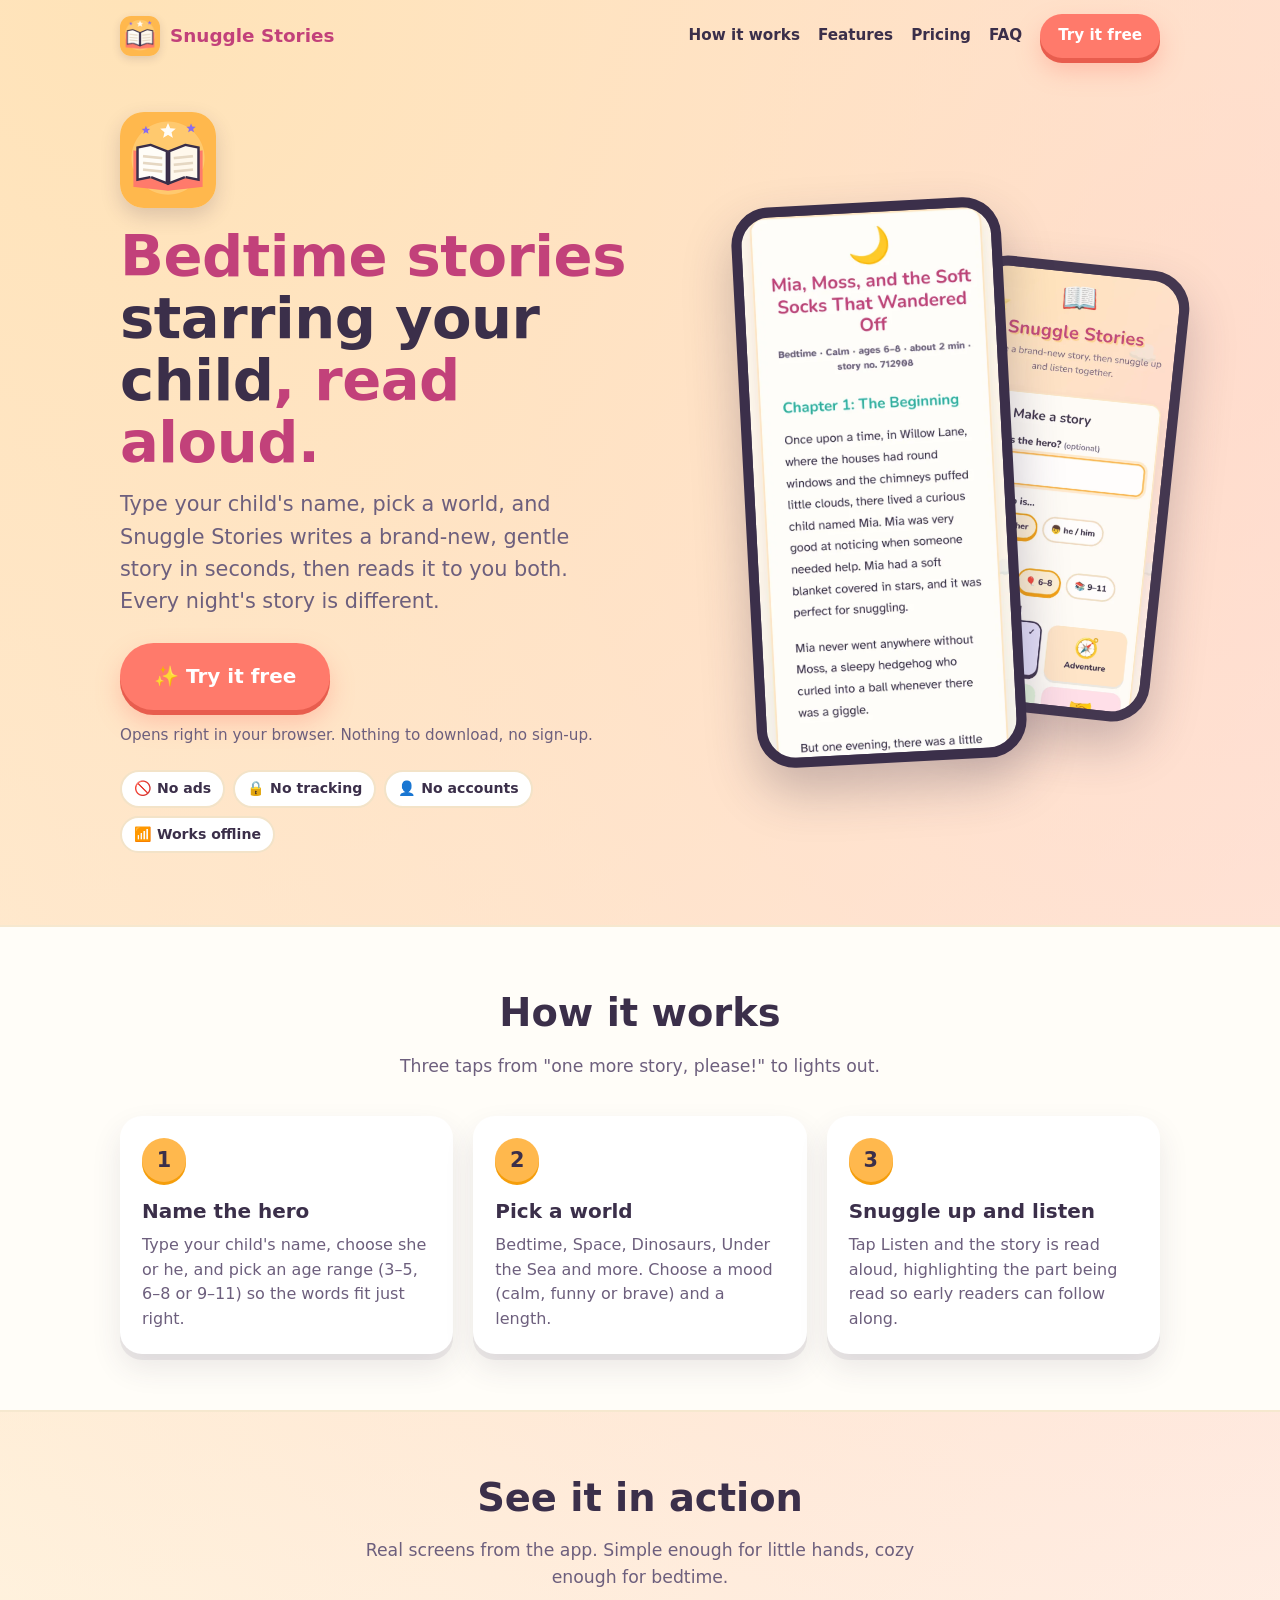
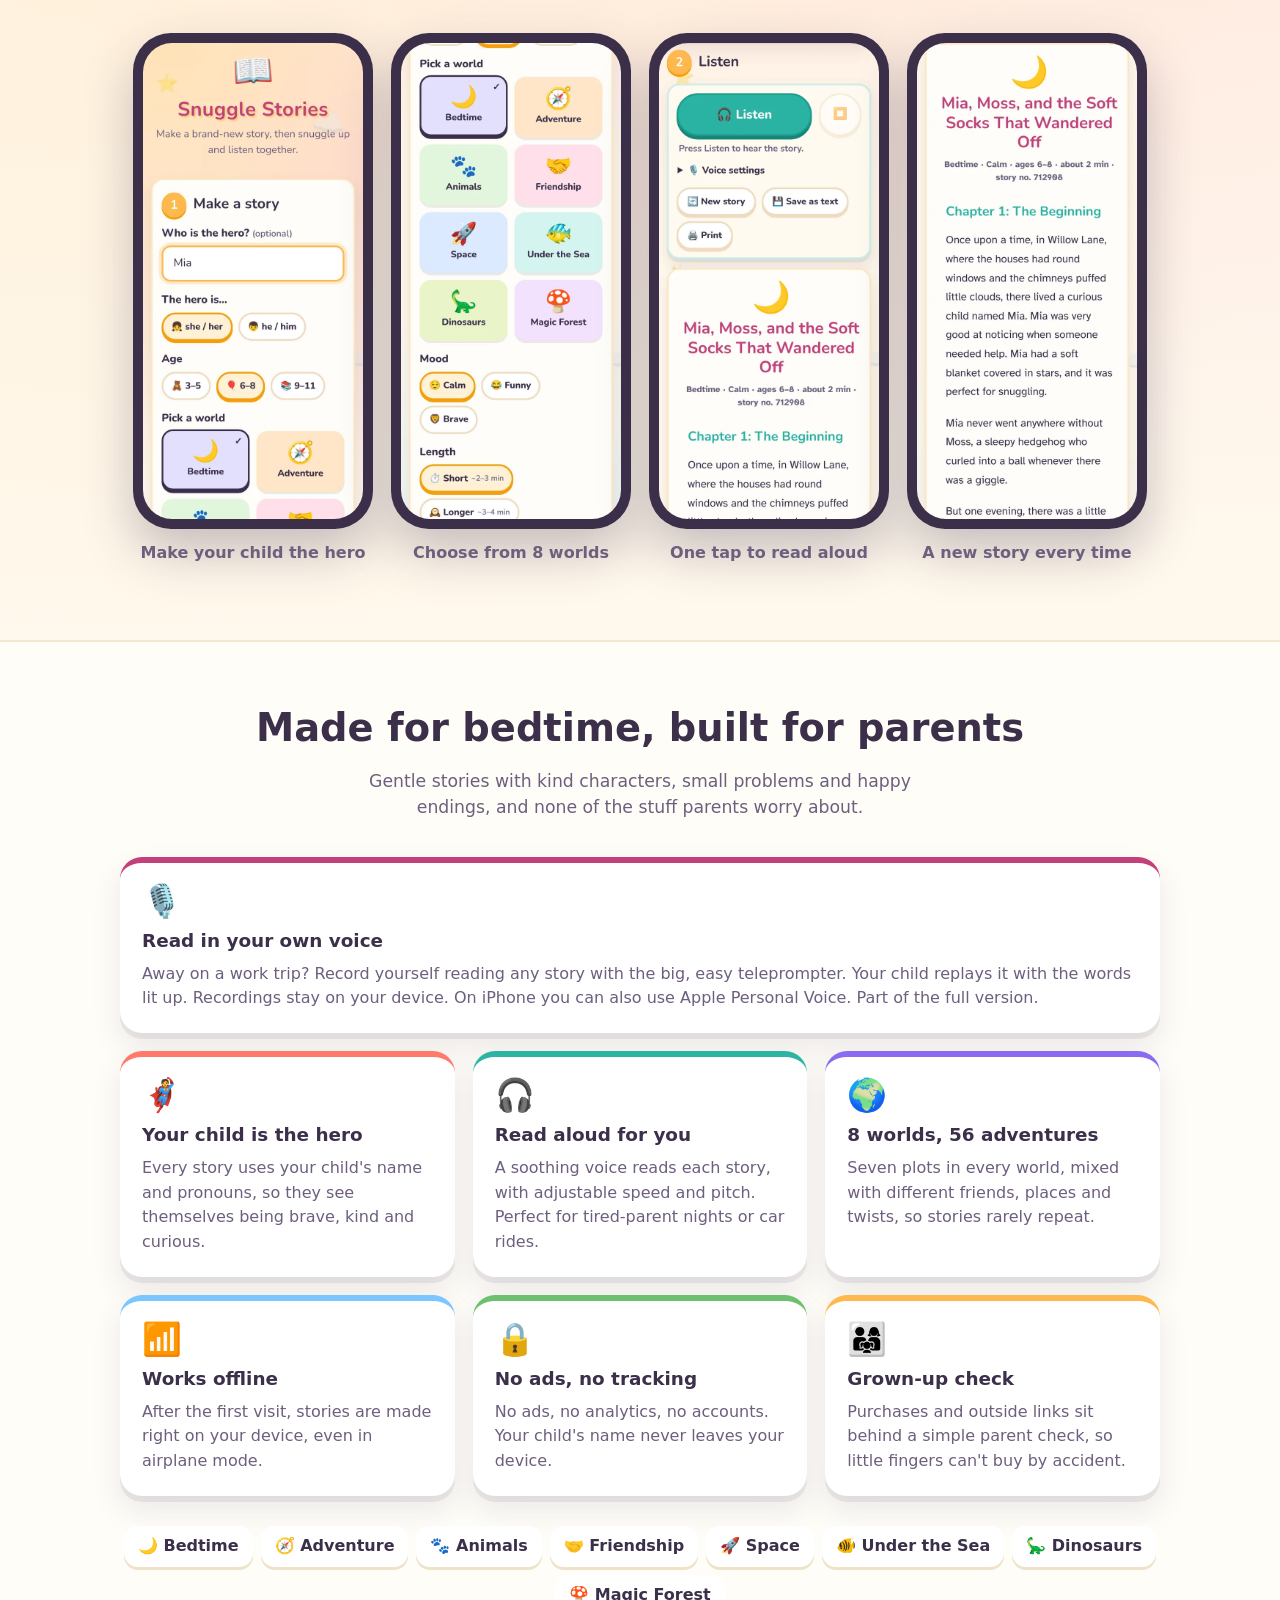
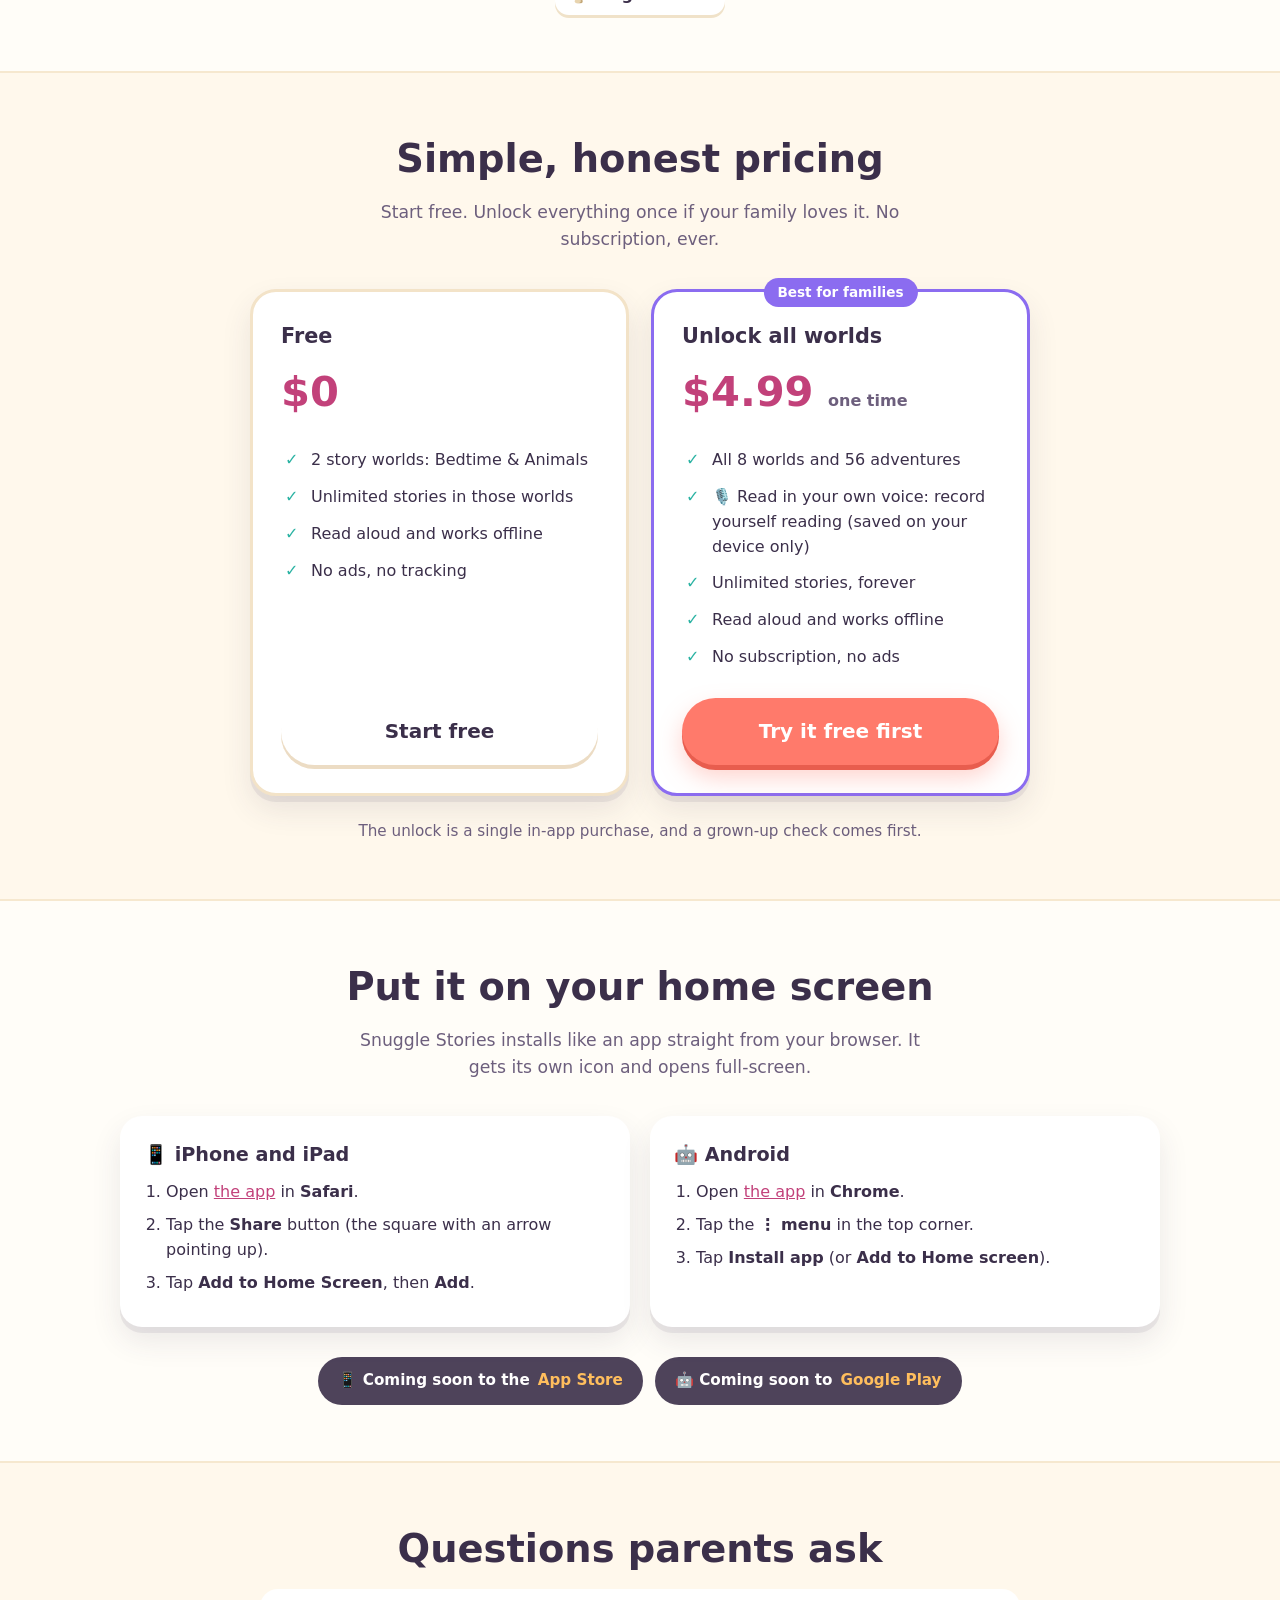
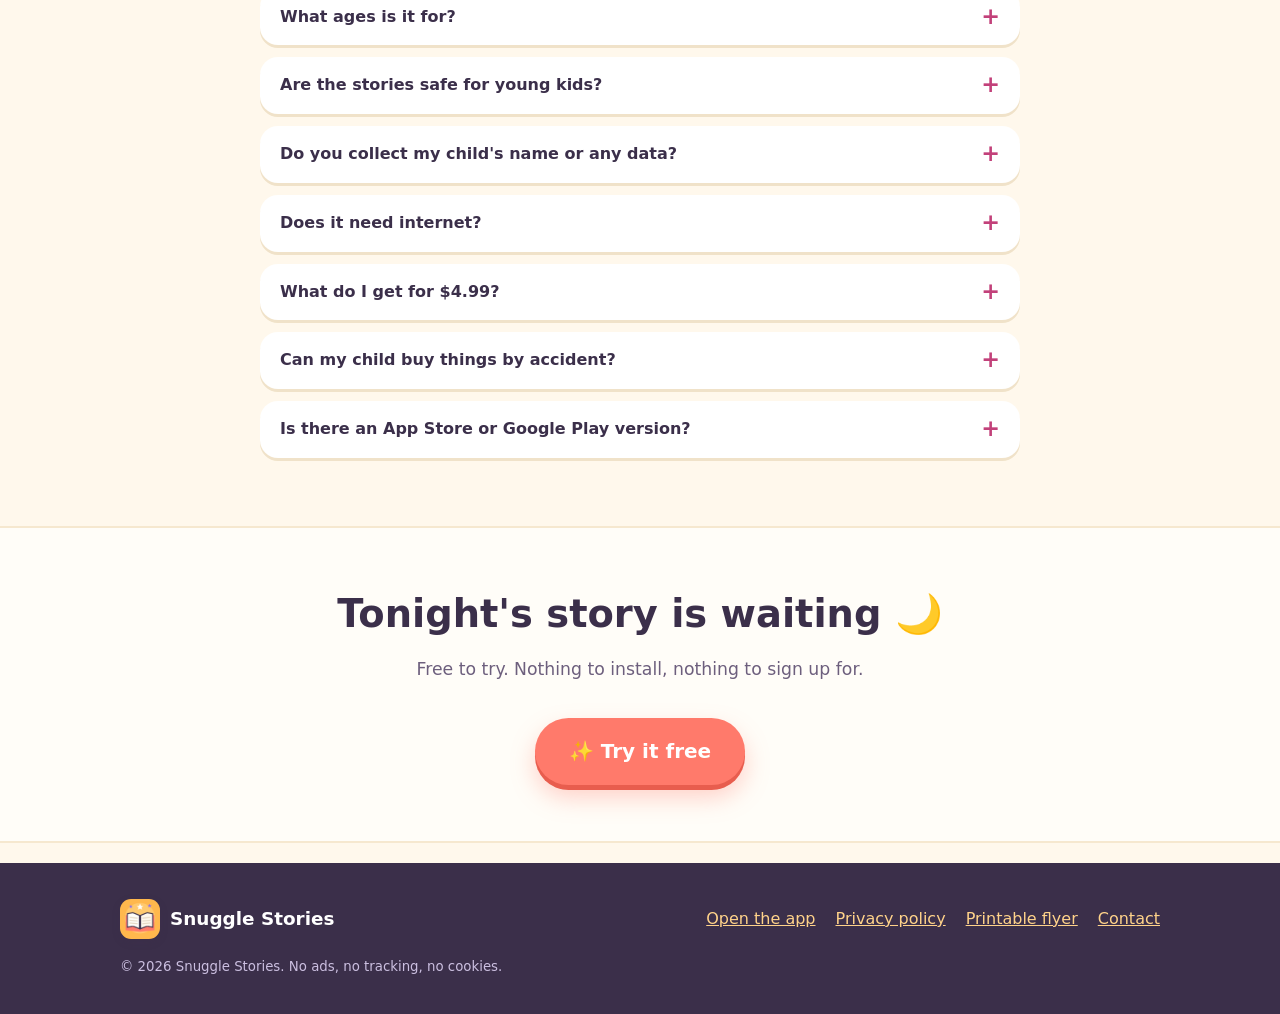
<file: index.html>
<!doctype html>
<html lang="en">
<head>
<meta charset="utf-8">
<meta name="viewport" content="width=device-width, initial-scale=1, viewport-fit=cover">
<title>Snuggle Stories – Personalized bedtime stories, read aloud</title>
<meta name="description" content="Snuggle Stories writes a brand-new, gentle story starring your child and reads it aloud. 8 story worlds, 56 adventures, works offline. No ads, no tracking, no accounts. Try it free.">
<link rel="canonical" href="https://ssgswole.github.io/">
<meta name="theme-color" content="#ffb84d">
<meta name="color-scheme" content="light">
<meta name="referrer" content="no-referrer">
<link rel="icon" href="favicon.ico" sizes="any">
<link rel="icon" type="image/png" sizes="32x32" href="favicon-32.png">
<link rel="apple-touch-icon" href="apple-touch-icon.png">
<meta property="og:type" content="website">
<meta property="og:site_name" content="Snuggle Stories">
<meta property="og:title" content="Snuggle Stories – Bedtime stories starring your child">
<meta property="og:description" content="A brand-new, gentle story with your child as the hero, read aloud. No ads, no tracking. Try it free.">
<meta property="og:url" content="https://ssgswole.github.io/">
<meta property="og:image" content="https://ssgswole.github.io/img/og-image.jpg">
<meta property="og:image:width" content="1200">
<meta property="og:image:height" content="630">
<meta property="og:image:alt" content="Snuggle Stories app icon next to a phone showing a personalized bedtime story">
<meta name="twitter:card" content="summary_large_image">
<meta name="twitter:title" content="Snuggle Stories – Bedtime stories starring your child">
<meta name="twitter:description" content="A brand-new, gentle story with your child as the hero, read aloud. No ads, no tracking. Try it free.">
<meta name="twitter:image" content="https://ssgswole.github.io/img/og-image.jpg">
<link rel="stylesheet" href="styles.css">
<script type="application/ld+json">
{"@context":"https://schema.org","@type":"SoftwareApplication","name":"Snuggle Stories","applicationCategory":"EducationalApplication","operatingSystem":"Web, iOS, Android","url":"https://ssgswole.github.io/snuggle-stories/","description":"Personalized children's stories, written fresh and read aloud. No ads, no tracking.","offers":[{"@type":"Offer","price":"0","priceCurrency":"USD","name":"Free"},{"@type":"Offer","price":"4.99","priceCurrency":"USD","name":"Unlock all worlds"}]}
</script>
</head>
<body>
<a class="skip" href="#main">Skip to content</a>
<header class="wrap nav">
  <a class="brand" href="./"><img src="img/icon-192.png" width="40" height="40" alt=""> Snuggle Stories</a>
  <nav class="nav-links" aria-label="Main">
    <a href="#how">How it works</a>
    <a href="#features">Features</a>
    <a href="#pricing">Pricing</a>
    <a href="#faq">FAQ</a>
    <a class="btn btn-primary btn-small" href="https://ssgswole.github.io/snuggle-stories/">Try it free</a>
  </nav>
</header>

<main id="main">
  <div class="wrap hero">
    <div>
      <img class="hero-icon" src="img/icon-192.png" width="96" height="96" alt="Snuggle Stories app icon">
      <h1>Bedtime stories <span class="hl">starring your child</span>, read aloud.</h1>
      <p class="lede">Type your child's name, pick a world, and Snuggle Stories writes a brand-new, gentle story in seconds, then reads it to you both. Every night's story is different.</p>
      <div class="cta-row">
        <a class="btn btn-primary btn-big" href="https://ssgswole.github.io/snuggle-stories/">✨ Try it free</a>
      </div>
      <p class="cta-note">Opens right in your browser. Nothing to download, no sign-up.</p>
      <ul class="trust" aria-label="Highlights">
        <li>🚫 No ads</li><li>🔒 No tracking</li><li>👤 No accounts</li><li>📶 Works offline</li>
      </ul>
    </div>
    <div class="hero-art" aria-hidden="true">
      <div class="phone front"><picture><source srcset="img/shot-story.webp" type="image/webp"><img src="img/shot-story.jpg" width="600" height="1299" alt="" fetchpriority="high"></picture></div>
      <div class="phone back"><picture><source srcset="img/shot-form.webp" type="image/webp"><img src="img/shot-form.jpg" width="600" height="1299" alt="" loading="lazy"></picture></div>
    </div>
  </div>

  <section id="how" class="band">
    <div class="wrap">
      <h2 class="section-title">How it works</h2>
      <p class="section-sub">Three taps from "one more story, please!" to lights out.</p>
      <ol class="steps">
        <li class="step"><span class="num">1</span><h3>Name the hero</h3><p>Type your child's name, choose she or he, and pick an age range (3–5, 6–8 or 9–11) so the words fit just right.</p></li>
        <li class="step"><span class="num">2</span><h3>Pick a world</h3><p>Bedtime, Space, Dinosaurs, Under the Sea and more. Choose a mood (calm, funny or brave) and a length.</p></li>
        <li class="step"><span class="num">3</span><h3>Snuggle up and listen</h3><p>Tap Listen and the story is read aloud, highlighting the part being read so early readers can follow along.</p></li>
      </ol>
    </div>
  </section>

  <section id="screens">
    <div class="wrap">
      <h2 class="section-title">See it in action</h2>
      <p class="section-sub">Real screens from the app. Simple enough for little hands, cozy enough for bedtime.</p>
      <div class="gallery" tabindex="0" aria-label="App screenshots">
        <figure><div class="phone"><picture><source srcset="img/shot-form.webp" type="image/webp"><img src="img/shot-form.jpg" width="600" height="1299" loading="lazy" alt="Make a story screen with the hero name Mia, she/her selected and age 6 to 8"></picture></div><figcaption>Make your child the hero</figcaption></figure>
        <figure><div class="phone"><picture><source srcset="img/shot-worlds.webp" type="image/webp"><img src="img/shot-worlds.jpg" width="600" height="1299" loading="lazy" alt="Pick a world grid: Bedtime, Adventure, Animals, Friendship, Space, Under the Sea, Dinosaurs, Magic Forest"></picture></div><figcaption>Choose from 8 worlds</figcaption></figure>
        <figure><div class="phone"><picture><source srcset="img/shot-listen.webp" type="image/webp"><img src="img/shot-listen.jpg" width="600" height="1299" loading="lazy" alt="Listen screen with a big Listen button above the story title"></picture></div><figcaption>One tap to read aloud</figcaption></figure>
        <figure><div class="phone"><picture><source srcset="img/shot-story.webp" type="image/webp"><img src="img/shot-story.jpg" width="600" height="1299" loading="lazy" alt="A story titled Mia, Moss, and the Soft Socks That Wandered Off"></picture></div><figcaption>A new story every time</figcaption></figure>
      </div>
    </div>
  </section>

  <section id="features" class="band">
    <div class="wrap">
      <h2 class="section-title">Made for bedtime, built for parents</h2>
      <p class="section-sub">Gentle stories with kind characters, small problems and happy endings, and none of the stuff parents worry about.</p>
      <div class="features">
        <div class="feature" style="--c:var(--berry);grid-column:1/-1"><div class="emoji" aria-hidden="true">🎙️</div><h3>Read in your own voice</h3><p>Away on a work trip? Record yourself reading any story with the big, easy teleprompter. Your child replays it with the words lit up. Recordings stay on your device. On iPhone you can also use Apple Personal Voice. Part of the full version.</p></div>
        <div class="feature" style="--c:var(--coral)"><div class="emoji" aria-hidden="true">🦸</div><h3>Your child is the hero</h3><p>Every story uses your child's name and pronouns, so they see themselves being brave, kind and curious.</p></div>
        <div class="feature" style="--c:var(--teal)"><div class="emoji" aria-hidden="true">🎧</div><h3>Read aloud for you</h3><p>A soothing voice reads each story, with adjustable speed and pitch. Perfect for tired-parent nights or car rides.</p></div>
        <div class="feature" style="--c:var(--grape)"><div class="emoji" aria-hidden="true">🌍</div><h3>8 worlds, 56 adventures</h3><p>Seven plots in every world, mixed with different friends, places and twists, so stories rarely repeat.</p></div>
        <div class="feature" style="--c:var(--sky)"><div class="emoji" aria-hidden="true">📶</div><h3>Works offline</h3><p>After the first visit, stories are made right on your device, even in airplane mode.</p></div>
        <div class="feature" style="--c:var(--leaf)"><div class="emoji" aria-hidden="true">🔒</div><h3>No ads, no tracking</h3><p>No ads, no analytics, no accounts. Your child's name never leaves your device.</p></div>
        <div class="feature" style="--c:var(--sun)"><div class="emoji" aria-hidden="true">👨‍👩‍👧</div><h3>Grown-up check</h3><p>Purchases and outside links sit behind a simple parent check, so little fingers can't buy by accident.</p></div>
      </div>
      <ul class="worlds" aria-label="Story worlds">
        <li>🌙 Bedtime</li><li>🧭 Adventure</li><li>🐾 Animals</li><li>🤝 Friendship</li><li>🚀 Space</li><li>🐠 Under the Sea</li><li>🦕 Dinosaurs</li><li>🍄 Magic Forest</li>
      </ul>
    </div>
  </section>

  <section id="pricing">
    <div class="wrap">
      <h2 class="section-title">Simple, honest pricing</h2>
      <p class="section-sub">Start free. Unlock everything once if your family loves it. No subscription, ever.</p>
      <div class="pricing">
        <div class="plan">
          <h3>Free</h3>
          <div class="price">$0</div>
          <ul>
            <li>2 story worlds: Bedtime &amp; Animals</li>
            <li>Unlimited stories in those worlds</li>
            <li>Read aloud and works offline</li>
            <li>No ads, no tracking</li>
          </ul>
          <a class="btn btn-soft btn-big" href="https://ssgswole.github.io/snuggle-stories/">Start free</a>
        </div>
        <div class="plan best">
          <span class="tag">Best for families</span>
          <h3>Unlock all worlds</h3>
          <div class="price">$4.99 <small>one time</small></div>
          <ul>
            <li>All 8 worlds and 56 adventures</li>
            <li>🎙️ Read in your own voice: record yourself reading (saved on your device only)</li>
            <li>Unlimited stories, forever</li>
            <li>Read aloud and works offline</li>
            <li>No subscription, no ads</li>
          </ul>
          <a class="btn btn-primary btn-big" href="https://ssgswole.github.io/snuggle-stories/">Try it free first</a>
        </div>
      </div>
      <p class="fine">The unlock is a single in-app purchase, and a grown-up check comes first.</p>
    </div>
  </section>

  <section id="install" class="band">
    <div class="wrap">
      <h2 class="section-title">Put it on your home screen</h2>
      <p class="section-sub">Snuggle Stories installs like an app straight from your browser. It gets its own icon and opens full-screen.</p>
      <div class="install">
        <div class="install-card">
          <h3>📱 iPhone and iPad</h3>
          <ol>
            <li>Open <a href="https://ssgswole.github.io/snuggle-stories/">the app</a> in <strong>Safari</strong>.</li>
            <li>Tap the <strong>Share</strong> button (the square with an arrow pointing up).</li>
            <li>Tap <strong>Add to Home Screen</strong>, then <strong>Add</strong>.</li>
          </ol>
        </div>
        <div class="install-card">
          <h3>🤖 Android</h3>
          <ol>
            <li>Open <a href="https://ssgswole.github.io/snuggle-stories/">the app</a> in <strong>Chrome</strong>.</li>
            <li>Tap the <strong>⋮ menu</strong> in the top corner.</li>
            <li>Tap <strong>Install app</strong> (or <strong>Add to Home screen</strong>).</li>
          </ol>
        </div>
      </div>
      <div class="stores" aria-label="App store availability">
        <span class="store-pill">📱 Coming soon to the <b>App Store</b></span>
        <span class="store-pill">🤖 Coming soon to <b>Google Play</b></span>
      </div>
    </div>
  </section>

  <section id="faq">
    <div class="wrap">
      <h2 class="section-title">Questions parents ask</h2>
      <div class="faq">
        <details><summary>What ages is it for?</summary><p>Ages 3 to 11. Pick 3–5, 6–8 or 9–11 and the words and story length adjust to fit.</p></details>
        <details><summary>Are the stories safe for young kids?</summary><p>Yes. Every story is built from hand-written, gentle plots: kind friends, small problems, and calm, happy endings. Nothing is pulled from the internet and there are no chat features.</p></details>
        <details><summary>Do you collect my child's name or any data?</summary><p>No. Stories are created right on your device. We don't collect, store or send names, stories, voice recordings or usage data, and there are no ads, analytics or accounts. If you record yourself reading, the recording stays on your device. See our <a href="privacy.html">privacy policy</a>.</p></details>
        <details><summary>Does it need internet?</summary><p>Only the very first time you open it. After that, stories work offline. The read-aloud voice comes from your phone or computer, so voices vary a little between devices.</p></details>
        <details><summary>What do I get for $4.99?</summary><p>All 8 worlds and all 56 adventures, longer stories, and "Read in your own voice" (record yourself reading, plus Apple Personal Voice on iPhone), unlocked once, with no subscription. The free version keeps Bedtime and Animals with unlimited stories.</p></details>
        <details><summary>Can my child buy things by accident?</summary><p>No. A grown-up check appears before any purchase or outside link.</p></details>
        <details><summary>Is there an App Store or Google Play version?</summary><p>They're coming soon. Until then, you can add the web app to your home screen (see the steps above) and it works just like an app.</p></details>
      </div>
    </div>
  </section>

  <section class="final band">
    <div class="wrap">
      <h2>Tonight's story is waiting 🌙</h2>
      <p class="section-sub">Free to try. Nothing to install, nothing to sign up for.</p>
      <a class="btn btn-primary btn-big" href="https://ssgswole.github.io/snuggle-stories/">✨ Try it free</a>
    </div>
  </section>
</main>

<footer>
  <div class="wrap foot">
    <a class="brand" href="./" style="color:#fff"><img src="img/icon-192.png" width="40" height="40" alt=""> Snuggle Stories</a>
    <nav aria-label="Footer">
      <a href="https://ssgswole.github.io/snuggle-stories/">Open the app</a>
      <a href="privacy.html">Privacy policy</a>
      <a href="flyer.pdf">Printable flyer</a>
      <a href="privacy.html#contact">Contact</a>
    </nav>
    <small>© 2026 Snuggle Stories. No ads, no tracking, no cookies.</small>
  </div>
</footer>
</body>
</html>
</file>
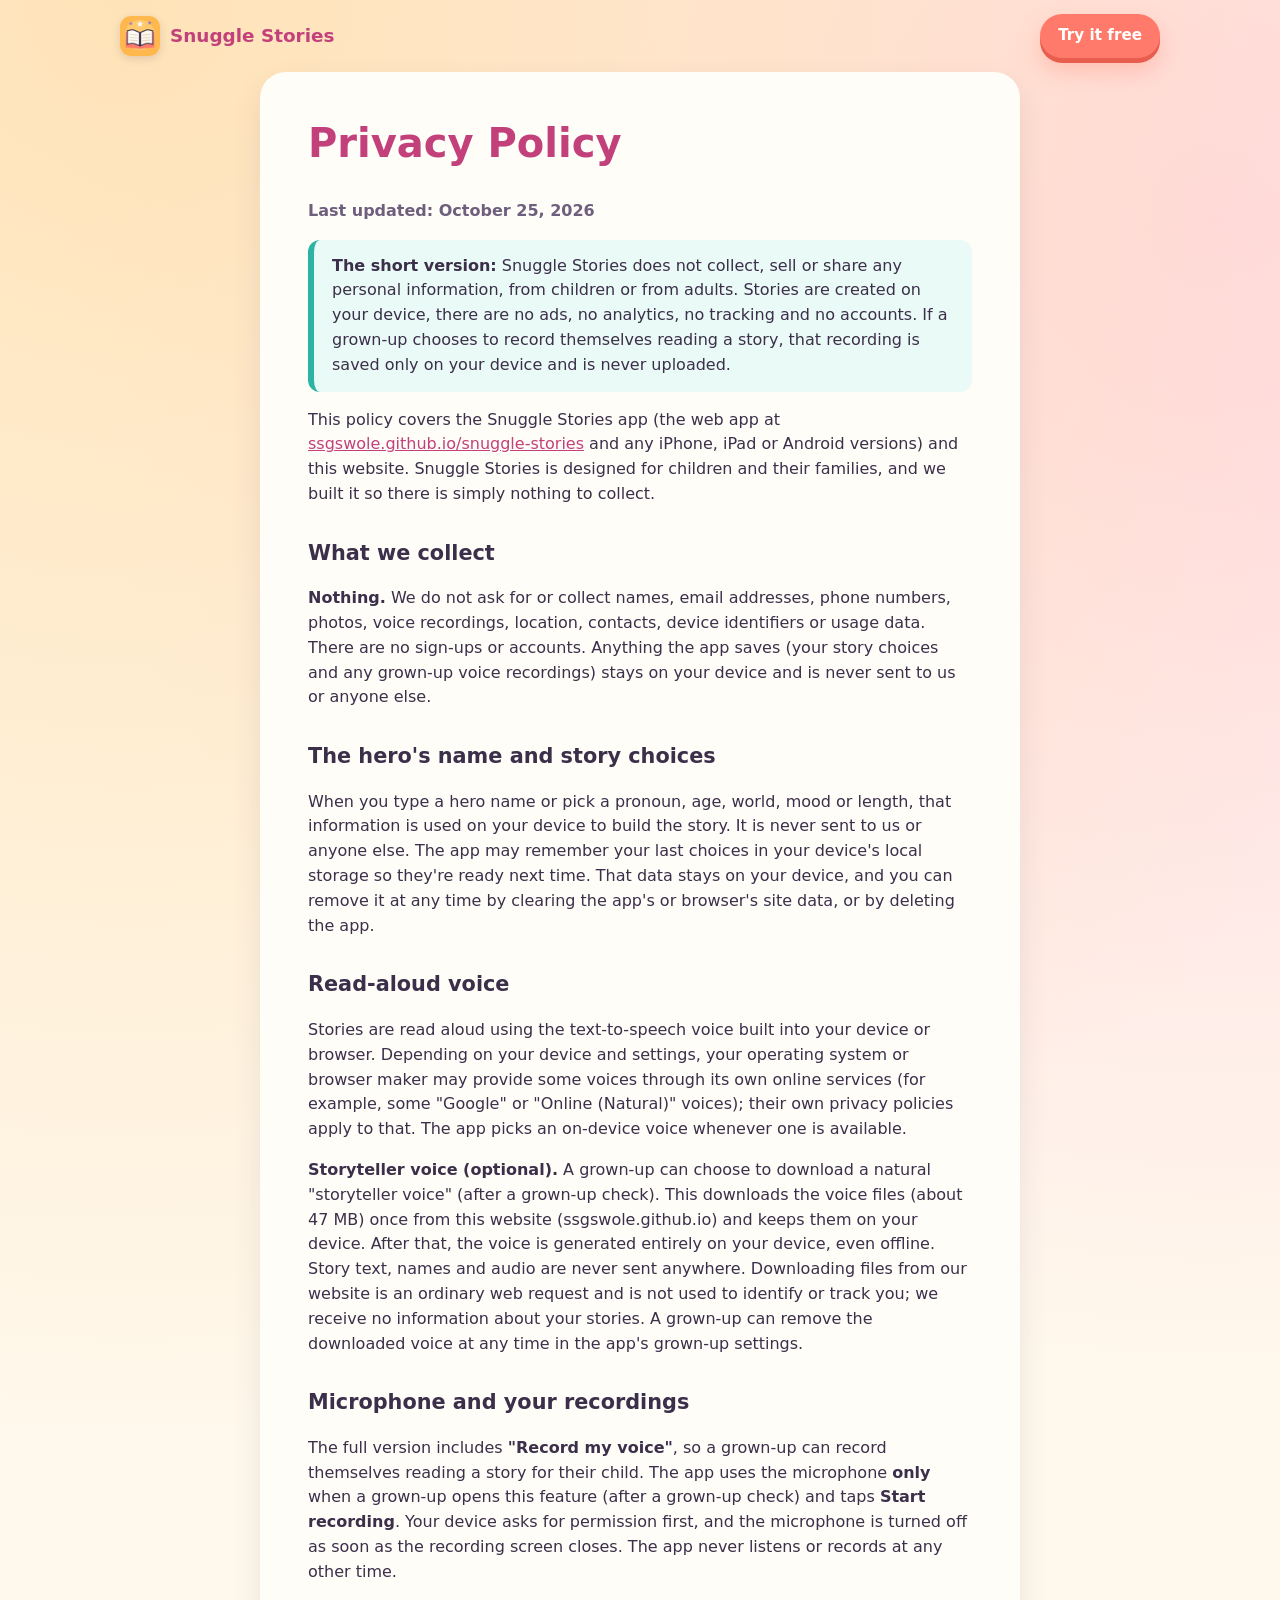
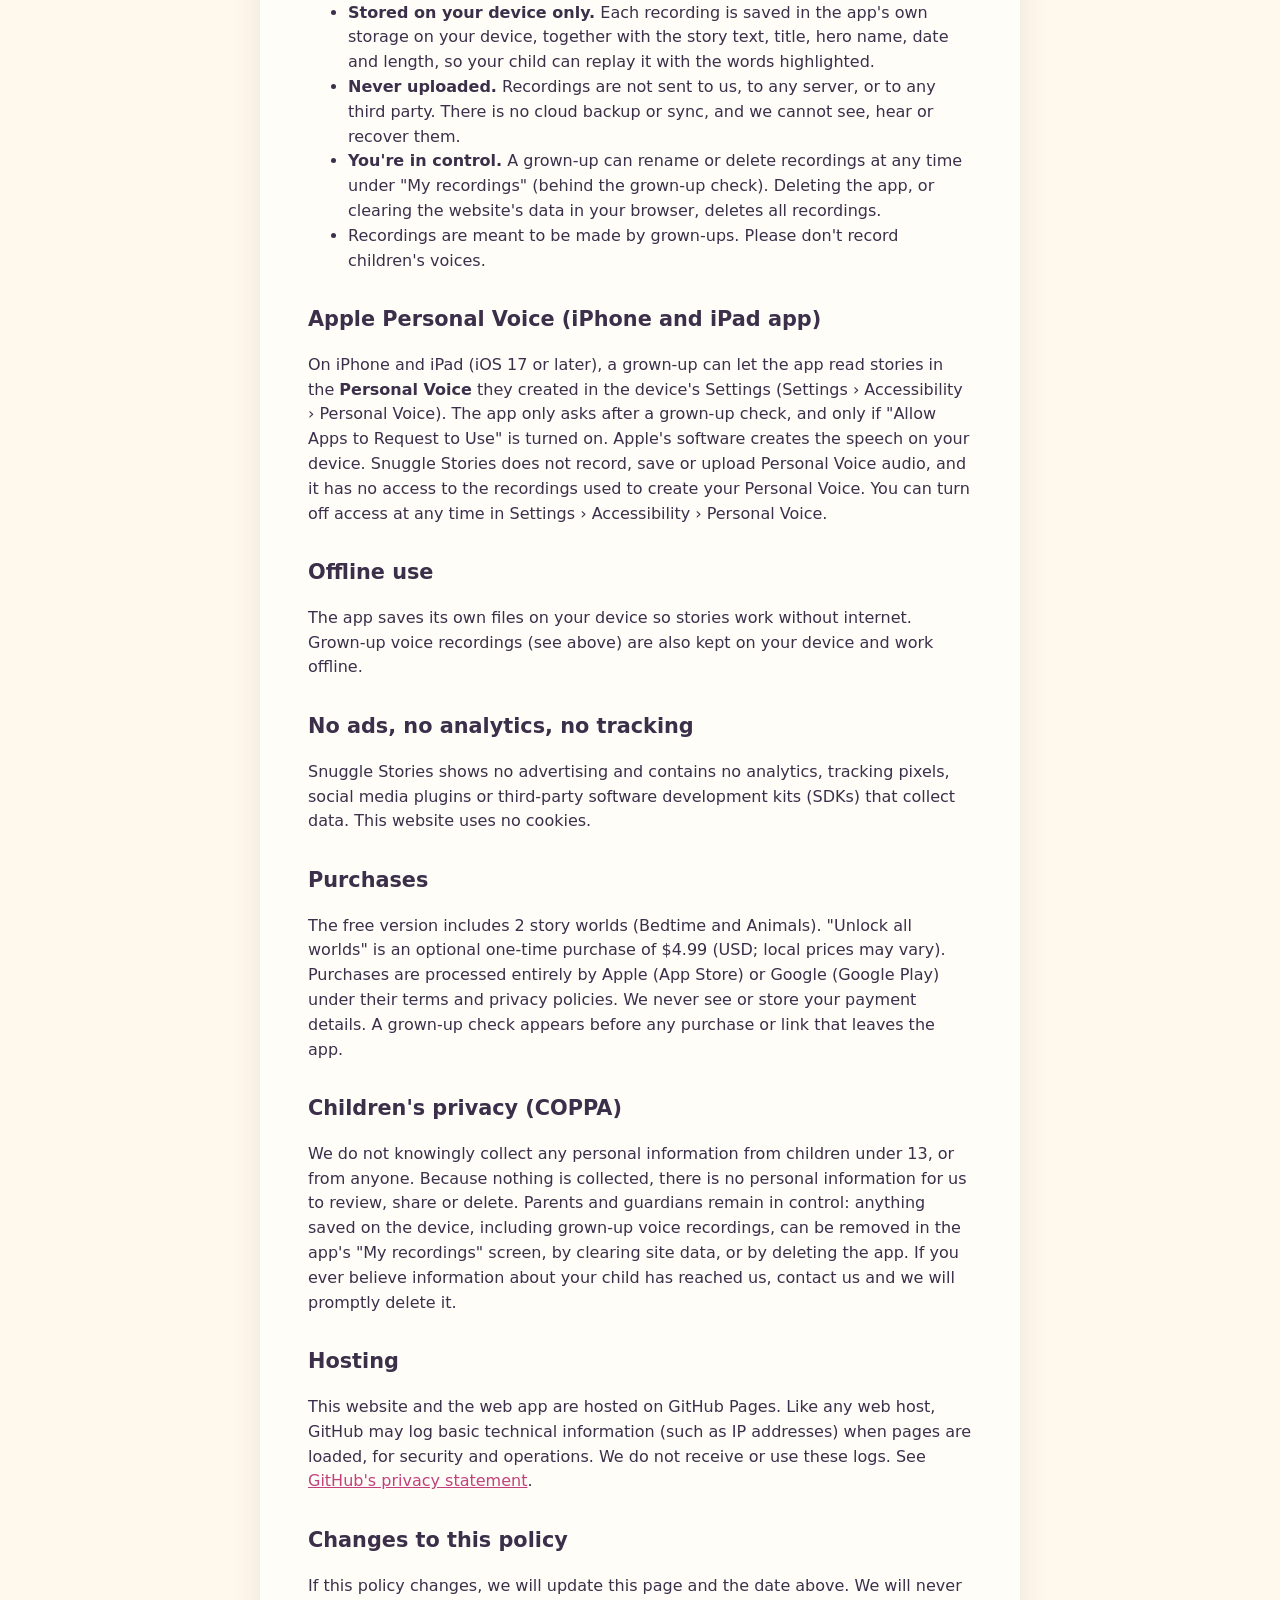
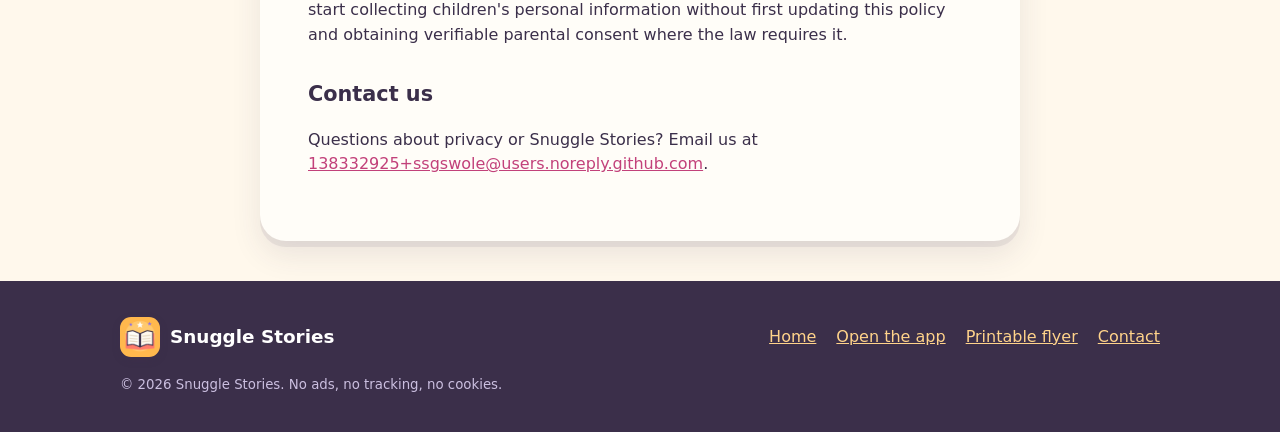
<file: privacy.html>
<!doctype html>
<html lang="en">
<head>
<meta charset="utf-8">
<meta name="viewport" content="width=device-width, initial-scale=1, viewport-fit=cover">
<title>Privacy Policy – Snuggle Stories</title>
<meta name="description" content="Snuggle Stories collects no personal information. Stories are made on your device. No ads, no analytics, no accounts.">
<link rel="canonical" href="https://ssgswole.github.io/privacy.html">
<meta name="theme-color" content="#ffb84d">
<meta name="referrer" content="no-referrer">
<link rel="icon" href="favicon.ico" sizes="any">
<link rel="icon" type="image/png" sizes="32x32" href="favicon-32.png">
<link rel="apple-touch-icon" href="apple-touch-icon.png">
<meta property="og:type" content="website">
<meta property="og:title" content="Snuggle Stories privacy policy">
<meta property="og:description" content="We collect nothing. Stories are made on your device. No ads, no analytics, no accounts.">
<meta property="og:url" content="https://ssgswole.github.io/privacy.html">
<meta property="og:image" content="https://ssgswole.github.io/img/og-image.jpg">
<meta name="twitter:card" content="summary_large_image">
<link rel="stylesheet" href="styles.css">
</head>
<body>
<header class="wrap nav">
  <a class="brand" href="./"><img src="img/icon-192.png" width="40" height="40" alt=""> Snuggle Stories</a>
  <nav class="nav-links" aria-label="Main"><a class="btn btn-primary btn-small" href="https://ssgswole.github.io/snuggle-stories/">Try it free</a></nav>
</header>
<main class="wrap">
<article class="doc">
<h1>Privacy Policy</h1>
<p class="updated">Last updated: October 25, 2026</p>

<p class="summary"><strong>The short version:</strong> Snuggle Stories does not collect, sell or share any personal information, from children or from adults. Stories are created on your device, there are no ads, no analytics, no tracking and no accounts. If a grown-up chooses to record themselves reading a story, that recording is saved only on your device and is never uploaded.</p>

<p>This policy covers the Snuggle Stories app (the web app at <a href="https://ssgswole.github.io/snuggle-stories/">ssgswole.github.io/snuggle-stories</a> and any iPhone, iPad or Android versions) and this website. Snuggle Stories is designed for children and their families, and we built it so there is simply nothing to collect.</p>

<h2>What we collect</h2>
<p><strong>Nothing.</strong> We do not ask for or collect names, email addresses, phone numbers, photos, voice recordings, location, contacts, device identifiers or usage data. There are no sign-ups or accounts. Anything the app saves (your story choices and any grown-up voice recordings) stays on your device and is never sent to us or anyone else.</p>

<h2>The hero's name and story choices</h2>
<p>When you type a hero name or pick a pronoun, age, world, mood or length, that information is used on your device to build the story. It is never sent to us or anyone else. The app may remember your last choices in your device's local storage so they're ready next time. That data stays on your device, and you can remove it at any time by clearing the app's or browser's site data, or by deleting the app.</p>

<h2>Read-aloud voice</h2>
<p>Stories are read aloud using the text-to-speech voice built into your device or browser. Depending on your device and settings, your operating system or browser maker may provide some voices through its own online services (for example, some "Google" or "Online (Natural)" voices); their own privacy policies apply to that. The app picks an on-device voice whenever one is available.</p>
<p id="storyteller-voice"><strong>Storyteller voice (optional).</strong> A grown-up can choose to download a natural "storyteller voice" (after a grown-up check). This downloads the voice files (about 47 MB) once from this website (ssgswole.github.io) and keeps them on your device. After that, the voice is generated entirely on your device, even offline. Story text, names and audio are never sent anywhere. Downloading files from our website is an ordinary web request and is not used to identify or track you; we receive no information about your stories. A grown-up can remove the downloaded voice at any time in the app's grown-up settings.</p>

<h2 id="microphone">Microphone and your recordings</h2>
<p>The full version includes <strong>"Record my voice"</strong>, so a grown-up can record themselves reading a story for their child. The app uses the microphone <strong>only</strong> when a grown-up opens this feature (after a grown-up check) and taps <strong>Start recording</strong>. Your device asks for permission first, and the microphone is turned off as soon as the recording screen closes. The app never listens or records at any other time.</p>
<ul>
<li><strong>Stored on your device only.</strong> Each recording is saved in the app's own storage on your device, together with the story text, title, hero name, date and length, so your child can replay it with the words highlighted.</li>
<li><strong>Never uploaded.</strong> Recordings are not sent to us, to any server, or to any third party. There is no cloud backup or sync, and we cannot see, hear or recover them.</li>
<li><strong>You're in control.</strong> A grown-up can rename or delete recordings at any time under "My recordings" (behind the grown-up check). Deleting the app, or clearing the website's data in your browser, deletes all recordings.</li>
<li>Recordings are meant to be made by grown-ups. Please don't record children's voices.</li>
</ul>

<h2 id="personal-voice">Apple Personal Voice (iPhone and iPad app)</h2>
<p>On iPhone and iPad (iOS 17 or later), a grown-up can let the app read stories in the <strong>Personal Voice</strong> they created in the device's Settings (Settings › Accessibility › Personal Voice). The app only asks after a grown-up check, and only if "Allow Apps to Request to Use" is turned on. Apple's software creates the speech on your device. Snuggle Stories does not record, save or upload Personal Voice audio, and it has no access to the recordings used to create your Personal Voice. You can turn off access at any time in Settings › Accessibility › Personal Voice.</p>

<h2>Offline use</h2>
<p>The app saves its own files on your device so stories work without internet. Grown-up voice recordings (see above) are also kept on your device and work offline.</p>

<h2>No ads, no analytics, no tracking</h2>
<p>Snuggle Stories shows no advertising and contains no analytics, tracking pixels, social media plugins or third-party software development kits (SDKs) that collect data. This website uses no cookies.</p>

<h2>Purchases</h2>
<p>The free version includes 2 story worlds (Bedtime and Animals). "Unlock all worlds" is an optional one-time purchase of $4.99 (USD; local prices may vary). Purchases are processed entirely by Apple (App Store) or Google (Google Play) under their terms and privacy policies. We never see or store your payment details. A grown-up check appears before any purchase or link that leaves the app.</p>

<h2>Children's privacy (COPPA)</h2>
<p>We do not knowingly collect any personal information from children under 13, or from anyone. Because nothing is collected, there is no personal information for us to review, share or delete. Parents and guardians remain in control: anything saved on the device, including grown-up voice recordings, can be removed in the app's "My recordings" screen, by clearing site data, or by deleting the app. If you ever believe information about your child has reached us, contact us and we will promptly delete it.</p>

<h2>Hosting</h2>
<p>This website and the web app are hosted on GitHub Pages. Like any web host, GitHub may log basic technical information (such as IP addresses) when pages are loaded, for security and operations. We do not receive or use these logs. See <a href="https://docs.github.com/en/site-policy/privacy-policies/github-general-privacy-statement" rel="noopener">GitHub's privacy statement</a>.</p>

<h2>Changes to this policy</h2>
<p>If this policy changes, we will update this page and the date above. We will never start collecting children's personal information without first updating this policy and obtaining verifiable parental consent where the law requires it.</p>

<h2 id="contact">Contact us</h2>
<p>Questions about privacy or Snuggle Stories? Email us at <a href="mailto:138332925+ssgswole@users.noreply.github.com">138332925+ssgswole@users.noreply.github.com</a>.</p>
</article>
</main>
<footer>
  <div class="wrap foot">
    <a class="brand" href="./" style="color:#fff"><img src="img/icon-192.png" width="40" height="40" alt=""> Snuggle Stories</a>
    <nav aria-label="Footer">
      <a href="./">Home</a>
      <a href="https://ssgswole.github.io/snuggle-stories/">Open the app</a>
      <a href="flyer.pdf">Printable flyer</a>
      <a href="#contact">Contact</a>
    </nav>
    <small>© 2026 Snuggle Stories. No ads, no tracking, no cookies.</small>
  </div>
</footer>
</body>
</html>
</file>
<file: styles.css>
/* Snuggle Stories site. No external fonts, no trackers. */
:root{
  --cream:#fff8ec;--paper:#fffdf8;--ink:#3b2f4a;--ink-soft:#6d5f7d;
  --sun:#ffb84d;--sun-deep:#f59e0b;--coral:#ff7a6b;--coral-deep:#e85d4e;--berry:#c2417a;
  --teal:#2bb3a3;--sky:#7cc6ff;--grape:#8b6cf0;--leaf:#6cc070;
  --radius:22px;--shadow:0 6px 0 rgba(59,47,74,.08),0 14px 30px rgba(59,47,74,.10);
  --round:ui-rounded,"SF Pro Rounded","Nunito","Quicksand","Varela Round","Arial Rounded MT Bold","Trebuchet MS",system-ui,sans-serif;
}
*{box-sizing:border-box}
html{scroll-behavior:smooth;-webkit-text-size-adjust:100%}
body{margin:0;font-family:var(--round);color:var(--ink);line-height:1.55;-webkit-font-smoothing:antialiased;
  background:radial-gradient(circle at 10% 0%,#ffe3b8 0,transparent 38%),radial-gradient(circle at 95% 6%,#ffd6e0 0,transparent 32%),var(--cream);overflow-x:hidden}
img{max-width:100%;height:auto;display:block}
a{color:var(--berry)}
a:focus-visible,.btn:focus-visible,summary:focus-visible{outline:3px solid var(--grape);outline-offset:3px;border-radius:12px}
.wrap{width:100%;max-width:1080px;margin:0 auto;padding:0 20px}
.skip{position:absolute;left:-999px}.skip:focus{left:12px;top:12px;background:#fff;padding:8px 12px;z-index:10;border-radius:10px}

/* nav */
.nav{display:flex;align-items:center;justify-content:space-between;gap:12px;padding-top:14px;padding-bottom:14px}
.brand{display:flex;align-items:center;gap:10px;font-weight:800;font-size:1.15rem;color:var(--berry);text-decoration:none}
.brand img{width:40px;height:40px;border-radius:11px;box-shadow:0 3px 8px rgba(59,47,74,.15)}
.nav-links{display:flex;gap:18px;align-items:center}
.nav-links a:not(.btn){color:var(--ink);text-decoration:none;font-weight:700;font-size:.95rem}
.nav-links a:not(.btn){display:none}
@media(min-width:760px){.nav-links a:not(.btn){display:inline}}

/* buttons */
.btn{display:inline-flex;align-items:center;justify-content:center;gap:8px;font-family:inherit;font-weight:800;text-decoration:none;border-radius:999px;border:0;cursor:pointer;transition:transform .12s ease,box-shadow .12s ease}
.btn:hover{transform:translateY(-2px)}
.btn:active{transform:translateY(2px)}
.btn-primary{background:var(--coral);color:#fff;box-shadow:0 5px 0 var(--coral-deep),0 12px 24px rgba(255,122,107,.35)}
.btn-big{font-size:1.25rem;padding:18px 34px}
.btn-small{font-size:.95rem;padding:10px 18px}
.btn-soft{background:#fff;color:var(--ink);box-shadow:0 4px 0 #ecdcc4}

/* hero */
.hero{display:grid;gap:36px;align-items:center;padding-top:24px;padding-bottom:48px}
.hero-icon{width:96px;height:96px;border-radius:24px;box-shadow:0 8px 20px rgba(59,47,74,.18)}
.hero h1{font-size:clamp(2.1rem,7.5vw,3.6rem);line-height:1.08;margin:18px 0 14px;color:var(--berry);letter-spacing:-.5px}
.hero h1 .hl{color:var(--ink)}
.lede{font-size:clamp(1.08rem,2.6vw,1.3rem);color:var(--ink-soft);margin:0 0 26px;max-width:38ch}
.cta-row{display:flex;flex-wrap:wrap;gap:14px;align-items:center}
.cta-note{font-size:.95rem;color:var(--ink-soft);margin:14px 0 0}
.trust{display:flex;flex-wrap:wrap;gap:8px;margin:22px 0 0;padding:0;list-style:none}
.trust li{background:#fff;border:2px solid #f3e3c8;border-radius:999px;padding:6px 12px;font-weight:700;font-size:.88rem}
.hero-art{display:flex;justify-content:center;gap:16px;position:relative}
.phone{background:var(--ink);padding:10px;border-radius:38px;box-shadow:0 24px 50px rgba(59,47,74,.28);width:min(270px,62vw);flex:none}
.phone img{border-radius:29px;aspect-ratio:600/1299;object-fit:cover;object-position:top;width:100%}
.phone.back{display:none}
@media(min-width:880px){
  .hero{grid-template-columns:1.1fr .9fr;padding-top:40px;padding-bottom:72px}
  .phone.back{display:block;position:absolute;width:220px;right:-10px;top:60px;transform:rotate(6deg);opacity:.95;z-index:0}
  .phone.front{position:relative;z-index:1;transform:rotate(-3deg);margin-right:110px}
}

/* sections */
section{padding:56px 0}
.section-title{text-align:center;font-size:clamp(1.7rem,5vw,2.4rem);margin:0 0 10px;color:var(--ink)}
.section-sub{text-align:center;color:var(--ink-soft);max-width:52ch;margin:0 auto 36px;font-size:1.08rem}
.band{background:var(--paper);border-top:2px solid #f6e8cf;border-bottom:2px solid #f6e8cf}

.steps{display:grid;gap:20px;counter-reset:s;padding:0;margin:0;list-style:none}
.step{background:#fff;border-radius:var(--radius);box-shadow:var(--shadow);padding:22px;position:relative}
.step .num{width:44px;height:44px;border-radius:50%;background:var(--sun);color:var(--ink);font-weight:900;display:grid;place-items:center;font-size:1.3rem;box-shadow:0 3px 0 var(--sun-deep)}
.step h3{margin:14px 0 6px;font-size:1.25rem}
.step p{margin:0;color:var(--ink-soft)}
@media(min-width:760px){.steps{grid-template-columns:repeat(3,1fr)}}

.gallery{display:flex;gap:18px;overflow-x:auto;scroll-snap-type:x mandatory;padding:6px 4px 18px;margin:0 -4px}
.gallery figure{margin:0;flex:0 0 min(240px,68vw);scroll-snap-align:center;text-align:center}
.gallery .phone{width:100%}
.gallery figcaption{margin-top:12px;font-weight:700;color:var(--ink-soft)}
@media(min-width:1000px){.gallery{justify-content:center;overflow:visible}}

.features{display:grid;gap:18px}
@media(min-width:640px){.features{grid-template-columns:repeat(2,1fr)}}
@media(min-width:960px){.features{grid-template-columns:repeat(3,1fr)}}
.feature{background:#fff;border-radius:var(--radius);padding:22px;box-shadow:var(--shadow);border-top:6px solid var(--c,var(--sun))}
.feature .emoji{font-size:2rem;line-height:1}
.feature h3{margin:10px 0 6px;font-size:1.15rem}
.feature p{margin:0;color:var(--ink-soft)}
.worlds{display:flex;flex-wrap:wrap;gap:8px;justify-content:center;margin:30px 0 0;padding:0;list-style:none}
.worlds li{background:#fff;border-radius:14px;padding:8px 14px;font-weight:700;box-shadow:0 3px 0 #f0e2c9}

.pricing{display:grid;gap:22px;max-width:780px;margin:0 auto}
@media(min-width:700px){.pricing{grid-template-columns:1fr 1fr}}
.plan{background:#fff;border-radius:26px;padding:28px;box-shadow:var(--shadow);border:3px solid #f3e3c8;display:flex;flex-direction:column}
.plan.best{border-color:var(--grape);position:relative}
.plan .tag{position:absolute;top:-14px;left:50%;transform:translateX(-50%);background:var(--grape);color:#fff;padding:4px 14px;border-radius:999px;font-weight:800;font-size:.85rem;white-space:nowrap}
.plan h3{margin:0;font-size:1.3rem}
.price{font-size:2.6rem;font-weight:900;margin:8px 0 2px;color:var(--berry)}
.price small{font-size:1rem;color:var(--ink-soft);font-weight:700}
.plan ul{padding:0;margin:16px 0 22px;list-style:none;flex:1}
.plan li{padding:6px 0 6px 30px;position:relative}
.plan li::before{content:"✓";position:absolute;left:4px;color:var(--teal);font-weight:900}
.fine{text-align:center;color:var(--ink-soft);font-size:.95rem;max-width:60ch;margin:24px auto 0}

.install{display:grid;gap:20px}
@media(min-width:760px){.install{grid-template-columns:1fr 1fr}}
.install-card{background:#fff;border-radius:var(--radius);padding:24px;box-shadow:var(--shadow)}
.install-card h3{margin:0 0 10px;font-size:1.2rem}
.install-card ol{margin:0;padding-left:22px}
.install-card li{margin:8px 0}
.stores{display:flex;flex-wrap:wrap;gap:12px;justify-content:center;margin-top:30px}
.store-pill{display:inline-flex;align-items:center;gap:8px;padding:12px 20px;border-radius:999px;background:var(--ink);color:#fff;font-weight:700;font-size:.95rem;opacity:.9}
.store-pill b{color:var(--sun)}

.faq{max-width:760px;margin:0 auto}
.faq details{background:#fff;border-radius:18px;margin:0 0 12px;box-shadow:0 3px 0 #f0e2c9;padding:0 20px}
.faq summary{cursor:pointer;font-weight:800;padding:16px 0;list-style:none;display:flex;justify-content:space-between;gap:12px}
.faq summary::-webkit-details-marker{display:none}
.faq summary::after{content:"+";font-size:1.4rem;line-height:1;color:var(--berry)}
.faq details[open] summary::after{content:"–"}
.faq details p{margin:0 0 16px;color:var(--ink-soft)}

.final{text-align:center}
.final h2{font-size:clamp(1.7rem,5vw,2.4rem);margin:0 0 12px}

footer{background:var(--ink);color:#f3ecff;padding:36px 0;margin-top:20px}
footer a{color:#ffd38a}
.foot{display:flex;flex-wrap:wrap;gap:18px 28px;justify-content:space-between;align-items:center}
.foot nav{display:flex;flex-wrap:wrap;gap:10px 20px}
.foot small{color:#cbbfe0}

/* privacy page */
.doc{max-width:760px;margin:0 auto;background:var(--paper);border-radius:26px;box-shadow:var(--shadow);padding:clamp(22px,5vw,48px);margin-bottom:40px}
.doc h1{color:var(--berry);margin-top:0;font-size:clamp(1.8rem,6vw,2.5rem);line-height:1.15}
.doc h2{margin-top:30px;font-size:1.3rem}
.doc .updated{color:var(--ink-soft);font-weight:700}
.doc .summary{background:#eafaf6;border-left:6px solid var(--teal);padding:14px 18px;border-radius:12px}
.placeholder{background:#fff1b8;padding:1px 6px;border-radius:6px;font-weight:800}
@media(prefers-reduced-motion:reduce){*{scroll-behavior:auto!important;transition:none!important}}
</file>
